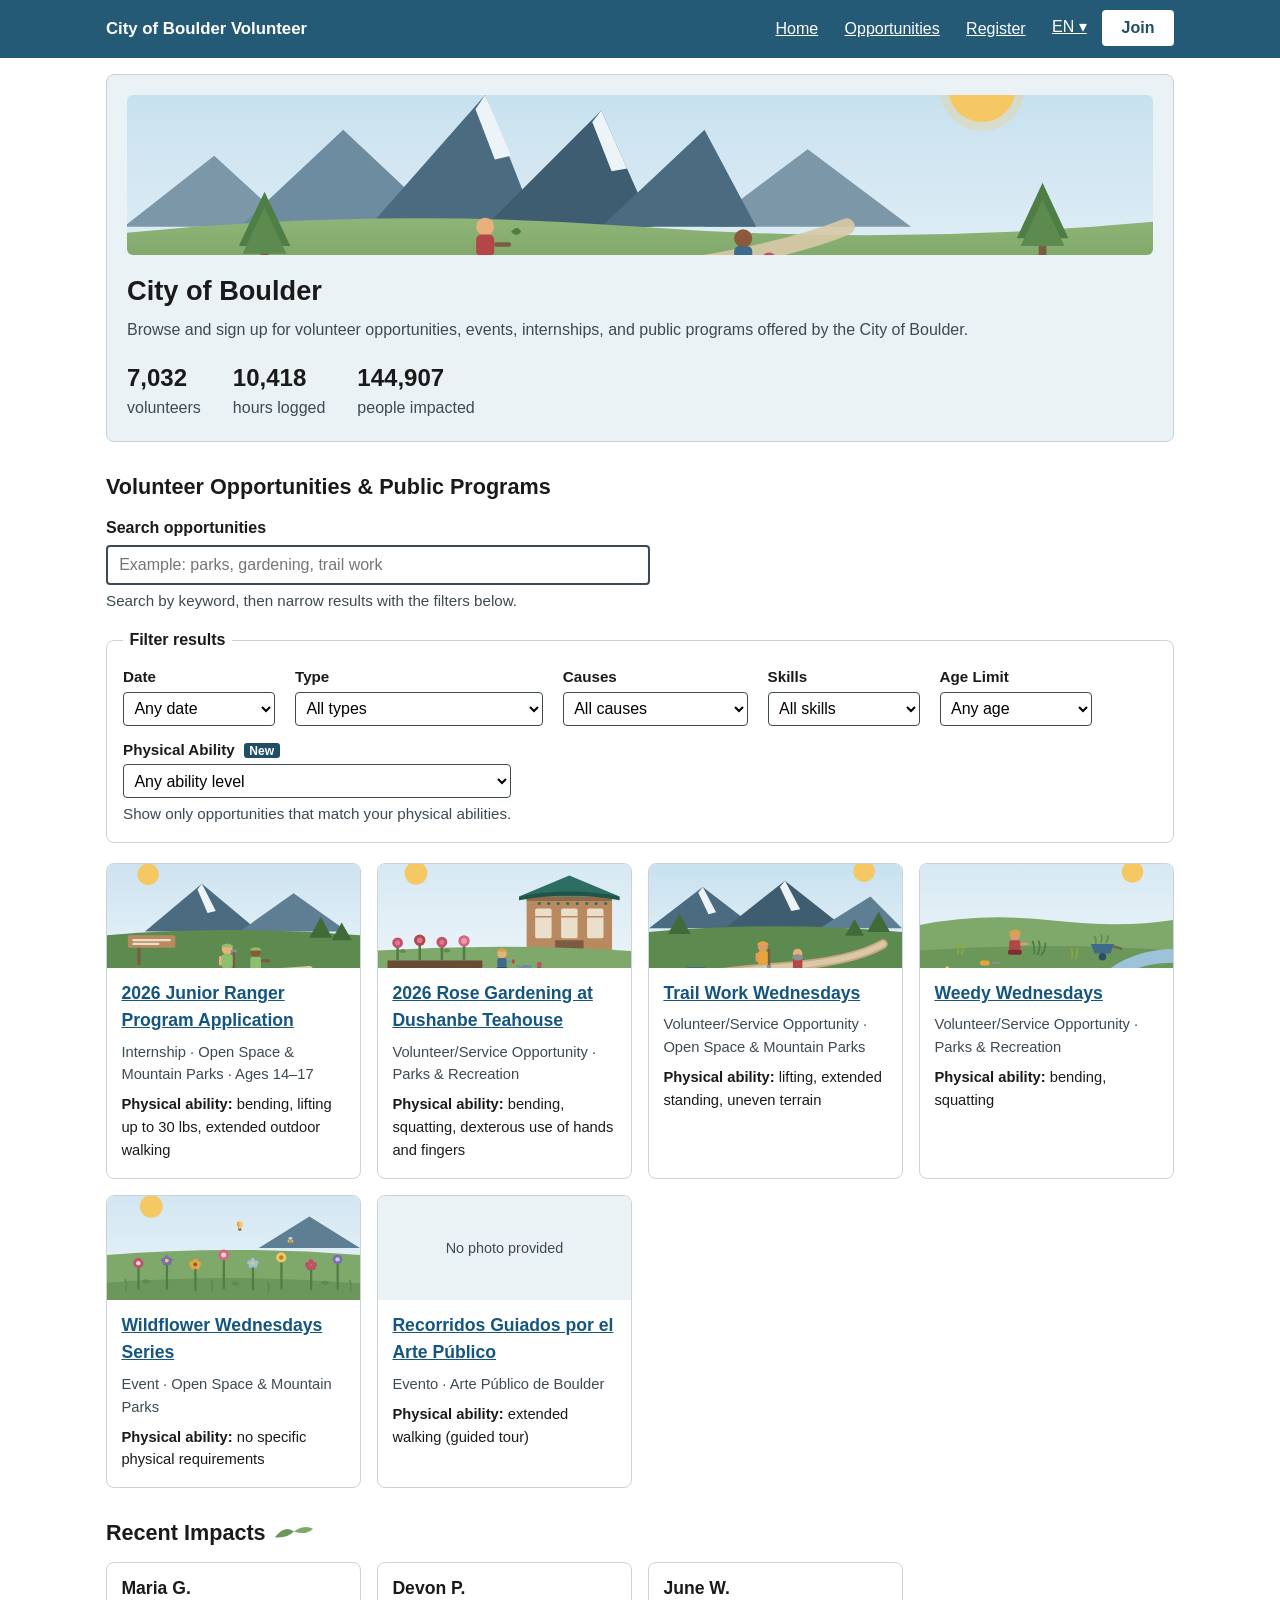
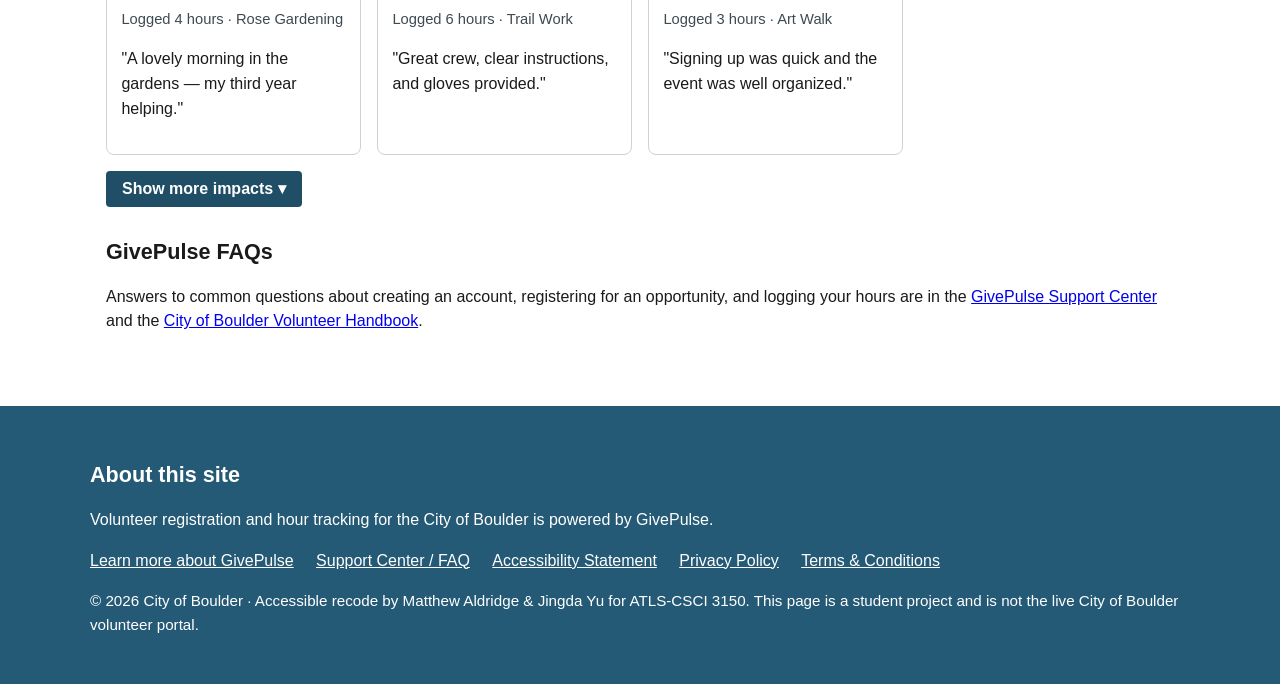
<file: index.html>
<!DOCTYPE html>
<html lang="en">
<head>
<meta charset="utf-8">
<meta name="viewport" content="width=device-width, initial-scale=1">
<!-- FIX: page-specific, content-first title pattern retained from original (a PASS item) -->
<title>City of Boulder Volunteer Opportunities | Accessible Recode</title>
<link rel="stylesheet" href="styles.css">
</head>
<body>

<!-- EXTRA CREDIT: skip navigation link (WebAIM technique) — WCAG 2.4.1 -->
<a class="skip-link" href="#main-content">Skip to main content</a>

<header class="site-header">
  <div class="header-bar">
    <a class="logo" href="index.html">City of Boulder Volunteer</a>
    <nav aria-label="Primary">
      <ul>
        <li><a href="index.html" aria-current="page">Home</a></li>
        <li><a href="event.html">Opportunities</a></li>
        <li><a href="register.html">Register</a></li>
        <li>
          <!-- Language switcher keeps its accessible name from the original -->
          <button type="button" class="lang-btn" aria-label="Switch language | English">EN ▾</button>
        </li>
        <li>
          <!-- FIX 2: Join button label remains readable on keyboard focus.
               Original defect: :focus turned the label white on a white
               background (≈1:1). Tab to this button to verify the fix. -->
          <button type="button" class="btn-join">Join</button>
        </li>
      </ul>
    </nav>
  </div>
</header>

<main id="main-content" tabindex="-1">

  <div class="hero">
    <!-- Alternative-text demonstration: the cover image carries a concise,
         informative alt following the original site's "Cover image for ..."
         pattern (Draft 1 recorded the pattern as a positive). WCAG 1.1.1 -->
    <img class="cover" src="img/cover-boulder.svg"
         alt="Cover image for City of Boulder: volunteers planting in a park below the Flatirons">
    <h1>City of Boulder</h1>
    <p>Browse and sign up for volunteer opportunities, events, internships,
       and public programs offered by the City of Boulder.</p>
    <!-- FIX 3 (part b): the three group statistics were bare numbers visually
         styled as headings (3 WAVE "possible heading" alerts). They are now a
         semantic list where each number is programmatically tied to its label. -->
    <ul class="stats" aria-label="Group statistics">
      <li><span class="num">7,032</span> <span class="lbl">volunteers</span></li>
      <li><span class="num">10,418</span> <span class="lbl">hours logged</span></li>
      <li><span class="num">144,907</span> <span class="lbl">people impacted</span></li>
    </ul>
  </div>

  <!-- FIX 3 (part a): an <h2> now sits between the page <h1> and the card
       <h3>s, so the heading hierarchy runs h1 > h2 > h3 with no skipped level. -->
  <h2 id="opportunities">Volunteer Opportunities &amp; Public Programs</h2>

  <div class="search-row">
    <!-- FIX 6: persistent visible label, programmatically associated.
         The original field had placeholder-only labelling that vanished
         on typing. The placeholder is now a supplementary example only. -->
    <label for="opp-search">Search opportunities</label>
    <input type="search" id="opp-search" name="q"
           placeholder="Example: parks, gardening, trail work"
           aria-describedby="search-hint">
    <p class="hint" id="search-hint">Search by keyword, then narrow results with the filters below.</p>
  </div>

  <fieldset class="filters">
    <legend>Filter results</legend>
    <div class="filter-grid">
      <div class="filter">
        <label for="f-date">Date</label>
        <select id="f-date"><option>Any date</option><option>This week</option><option>This month</option></select>
      </div>
      <div class="filter">
        <label for="f-type">Type</label>
        <select id="f-type"><option>All types</option><option>Event</option><option>Volunteer/Service Opportunity</option><option>Internship</option></select>
      </div>
      <div class="filter">
        <label for="f-causes">Causes</label>
        <select id="f-causes"><option>All causes</option><option>Parks &amp; Open Space</option><option>Arts</option><option>Education</option></select>
      </div>
      <div class="filter">
        <label for="f-skills">Skills</label>
        <select id="f-skills"><option>All skills</option><option>Gardening</option><option>Teaching</option></select>
      </div>
      <div class="filter">
        <label for="f-age">Age Limit</label>
        <select id="f-age"><option>Any age</option><option>14–17</option><option>18+</option></select>
      </div>
      <!-- FIX 5: NEW physical ability filter, implementing the City's own
           recommendation, using ADA-approved descriptors. A volunteer with
           physical limitations no longer has to open ~30 listings one by
           one to infer feasibility from prose. -->
      <div class="filter new-filter">
        <label for="f-ability">Physical Ability
          <span class="badge">New</span>
        </label>
        <select id="f-ability" aria-describedby="ability-hint">
          <option>Any ability level</option>
          <option>No specific physical requirements</option>
          <option>Excludes: bending or squatting</option>
          <option>Excludes: lifting over 10 lbs</option>
          <option>Excludes: extended standing or walking</option>
          <option>Excludes: dexterous use of hands and fingers</option>
          <option>Excludes: detailed visual perception</option>
        </select>
        <p class="hint" id="ability-hint">Show only opportunities that match your physical abilities.</p>
      </div>
    </div>
  </fieldset>

  <!-- FIX: the card grid is now a real list, so screen readers announce
       "list, 6 items" and users can jump item to item. Each card title is
       an <h3> under the section <h2>. Cards without photos show a labelled
       placeholder rather than an empty gray box. -->
  <ul class="cards">
    <li class="card">
      <img class="thumb-img" src="img/card-junior-ranger.svg"
           alt="Two Junior Rangers with tools beside a trailhead sign in the mountains">
      <div class="body">
        <h3><a href="event.html">2026 Junior Ranger Program Application</a></h3>
        <p class="meta">Internship · Open Space &amp; Mountain Parks · Ages 14–17</p>
        <p class="ability"><strong>Physical ability:</strong> bending, lifting up to 30 lbs, extended outdoor walking</p>
      </div>
    </li>
    <li class="card">
      <!-- Concise, non-duplicated alt text (Draft 1 flagged long alt text
           and duplicate alt on adjacent images on the original) -->
      <img class="thumb-img" src="img/rose-garden.svg"
           alt="Rose beds beside the Dushanbe Teahouse">
      <div class="body">
        <h3><a href="register.html">2026 Rose Gardening at Dushanbe Teahouse</a></h3>
        <p class="meta">Volunteer/Service Opportunity · Parks &amp; Recreation</p>
        <p class="ability"><strong>Physical ability:</strong> bending, squatting, dexterous use of hands and fingers</p>
      </div>
    </li>
    <li class="card">
      <img class="thumb-img" src="img/trail-work.svg"
           alt="A volunteer repairing a mountain trail">
      <div class="body">
        <h3><a href="event.html">Trail Work Wednesdays</a></h3>
        <p class="meta">Volunteer/Service Opportunity · Open Space &amp; Mountain Parks</p>
        <p class="ability"><strong>Physical ability:</strong> lifting, extended standing, uneven terrain</p>
      </div>
    </li>
    <li class="card">
      <img class="thumb-img" src="img/card-weedy.svg"
           alt="A volunteer kneeling to pull weeds, with a wheelbarrow nearby">
      <div class="body">
        <h3><a href="event.html">Weedy Wednesdays</a></h3>
        <p class="meta">Volunteer/Service Opportunity · Parks &amp; Recreation</p>
        <p class="ability"><strong>Physical ability:</strong> bending, squatting</p>
      </div>
    </li>
    <li class="card">
      <img class="thumb-img" src="img/card-wildflower.svg"
           alt="A meadow of wildflowers in many colors with a butterfly and a bee">
      <div class="body">
        <h3><a href="event.html">Wildflower Wednesdays Series</a></h3>
        <p class="meta">Event · Open Space &amp; Mountain Parks</p>
        <p class="ability"><strong>Physical ability:</strong> no specific physical requirements</p>
      </div>
    </li>
    <li class="card">
      <div class="thumb">No photo provided</div>
      <div class="body">
        <h3><a href="event.html">Recorridos Guiados por el Arte Público</a></h3>
        <!-- FIX: element-level lang attribute so screen readers switch
             pronunciation for the Spanish listing — WCAG 3.1.2 -->
        <p class="meta" lang="es">Evento · Arte Público de Boulder</p>
        <p class="ability"><strong>Physical ability:</strong> extended walking (guided tour)</p>
      </div>
    </li>
  </ul>

  <!-- Decorative image: null alt (alt=""), correctly removed from the
       accessibility tree — the pattern WAVE records as a Feature. -->
  <h2>Recent Impacts<img class="decor" src="img/leaf-decor.svg" alt=""></h2>
  <!-- Usability fix: testimonials limited to 3 with a disclosure control,
       instead of ~15 in a dense grid competing with the listings. -->
  <ul class="cards" id="impacts-list">
    <li class="card"><div class="body"><h3>Maria G.</h3><p class="meta">Logged 4 hours · Rose Gardening</p><p>"A lovely morning in the gardens — my third year helping."</p></div></li>
    <li class="card"><div class="body"><h3>Devon P.</h3><p class="meta">Logged 6 hours · Trail Work</p><p>"Great crew, clear instructions, and gloves provided."</p></div></li>
    <li class="card"><div class="body"><h3>June W.</h3><p class="meta">Logged 3 hours · Art Walk</p><p>"Signing up was quick and the event was well organized."</p></div></li>
  </ul>
  <p>
    <button type="button" class="disclosure" aria-expanded="false" aria-controls="more-impacts">
      Show more impacts
    </button>
  </p>
  <div id="more-impacts" class="disclosure-region" hidden>
    <ul class="cards">
      <li class="card"><div class="body"><h3>Sam R.</h3><p class="meta">Logged 5 hours · Weedy Wednesdays</p><p>"Hard work but worth it — the creek path looks great."</p></div></li>
      <li class="card"><div class="body"><h3>Alex T.</h3><p class="meta">Logged 2 hours · Wildflower Series</p><p>"Beautiful walk and I learned a lot about native plants."</p></div></li>
    </ul>
  </div>

  <h2>GivePulse FAQs</h2>
  <p>Answers to common questions about creating an account, registering for
     an opportunity, and logging your hours are in the
     <a href="https://support.givepulse.com/hc/en-us">GivePulse Support Center</a>
     and the <a href="event.html">City of Boulder Volunteer Handbook</a>.</p>

</main>

<footer class="site-footer">
  <div class="footer-inner">
    <h2>About this site</h2>
    <p>Volunteer registration and hour tracking for the City of Boulder is
       powered by GivePulse.</p>
    <!-- FIX 1: every one of these links was among the 22 contrast failures
         (white on #8CB8CA, 2.13:1). The footer background is now #245A75,
         7.52:1 against the white link text. -->
    <ul>
      <li><a href="https://www.givepulse.com/">Learn more about GivePulse</a></li>
      <li><a href="https://support.givepulse.com/hc/en-us">Support Center / FAQ</a></li>
      <li><a href="https://www.givepulse.com/accessibility">Accessibility Statement</a></li>
      <li><a href="https://www.givepulse.com/privacy">Privacy Policy</a></li>
      <li><a href="https://www.givepulse.com/terms">Terms &amp; Conditions</a></li>
    </ul>
    <p class="fineprint">© 2026 City of Boulder · Accessible recode by
       Matthew Aldridge &amp; Jingda Yu for ATLS-CSCI 3150. This page is a
       student project and is not the live City of Boulder volunteer portal.</p>
  </div>
</footer>

<script>
/* Disclosure pattern for "Show more impacts" — same aria-expanded /
   aria-controls pattern used to fix the Add Minor button (see register.html). */
document.querySelectorAll('.disclosure').forEach(function (btn) {
  btn.addEventListener('click', function () {
    var region = document.getElementById(btn.getAttribute('aria-controls'));
    var open = btn.getAttribute('aria-expanded') === 'true';
    btn.setAttribute('aria-expanded', String(!open));
    region.hidden = open;
  });
});
</script>

</body>
</html>
</file>
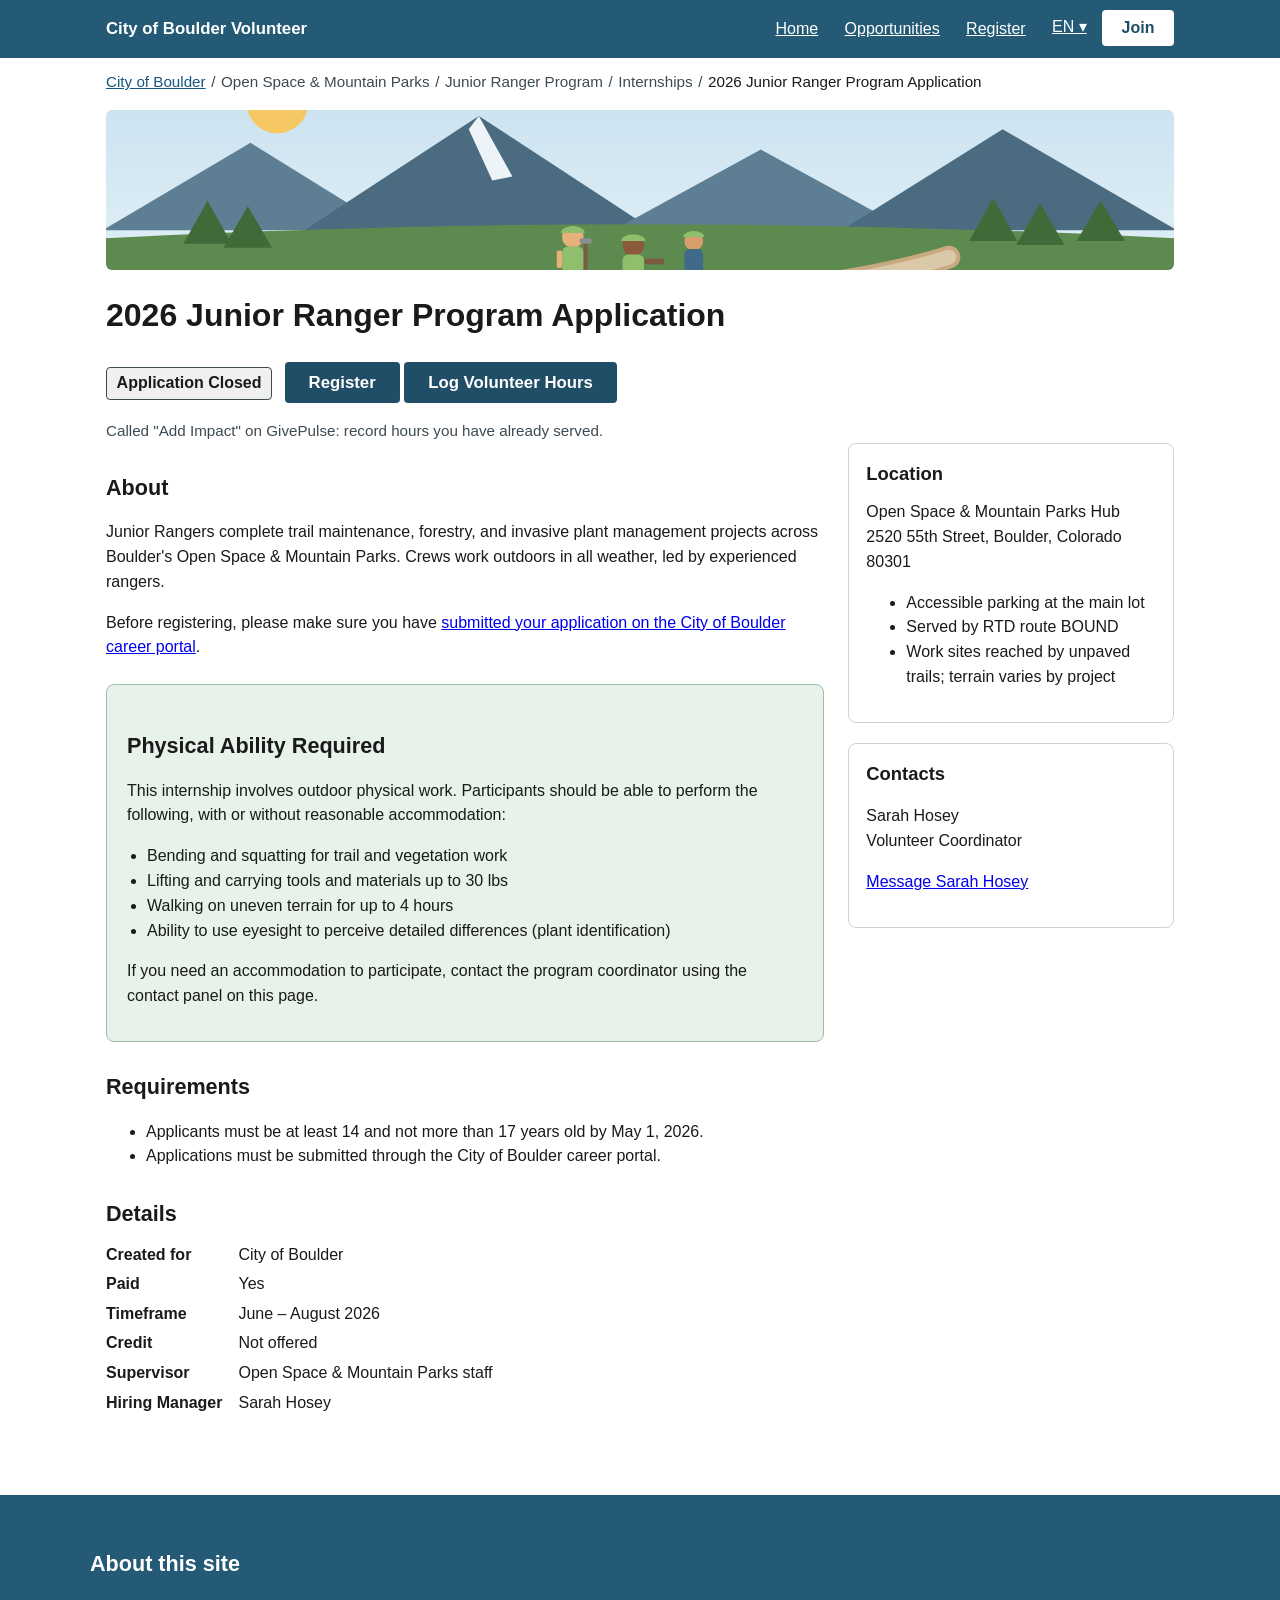
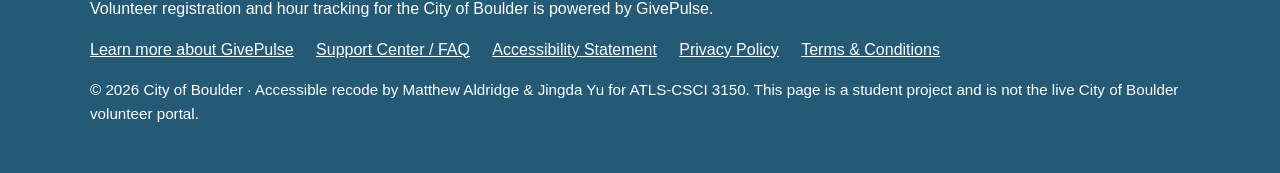
<file: event.html>
<!DOCTYPE html>
<html lang="en">
<head>
<meta charset="utf-8">
<meta name="viewport" content="width=device-width, initial-scale=1">
<title>2026 Junior Ranger Program Application | City of Boulder Volunteer | Accessible Recode</title>
<link rel="stylesheet" href="styles.css">
</head>
<body>

<!-- EXTRA CREDIT: skip navigation link — WCAG 2.4.1 -->
<a class="skip-link" href="#main-content">Skip to main content</a>

<header class="site-header">
  <div class="header-bar">
    <a class="logo" href="index.html">City of Boulder Volunteer</a>
    <nav aria-label="Primary">
      <ul>
        <li><a href="index.html">Home</a></li>
        <li><a href="event.html" aria-current="page">Opportunities</a></li>
        <li><a href="register.html">Register</a></li>
        <li><button type="button" class="lang-btn" aria-label="Switch language | English">EN ▾</button></li>
        <li><button type="button" class="btn-join">Join</button></li>
      </ul>
    </nav>
  </div>
</header>

<nav class="breadcrumb" aria-label="Breadcrumb">
  <ol>
    <li><a href="index.html">City of Boulder</a></li>
    <!-- Intermediate levels exist on the live site but are outside this
         three-page recode, so they are rendered as plain text rather than
         as several adjacent links all pointing at the same placeholder
         (which WAVE would flag as redundant links). -->
    <li><span class="crumb-static">Open Space &amp; Mountain Parks</span></li>
    <li><span class="crumb-static">Junior Ranger Program</span></li>
    <li><span class="crumb-static">Internships</span></li>
    <li aria-current="page">2026 Junior Ranger Program Application</li>
  </ol>
</nav>

<main id="main-content" tabindex="-1">
  <img class="cover" src="img/cover-junior-ranger.svg"
       alt="Cover image for 2026 Junior Ranger Program Application: a ranger crew on a mountain trail">
  <h1>2026 Junior Ranger Program Application</h1>
  <p>
    <span class="status-line">Application Closed</span>
    <!-- Status is communicated visually AND programmatically, as on the
         original site (a PASS item we preserved): the disabled control is
         aria-disabled and removed from the tab order. -->
    <button type="button" class="btn-primary btn-disabled" aria-disabled="true" tabindex="-1">Register</button>
    <button type="button" class="btn-primary" aria-describedby="impact-hint">Log Volunteer Hours</button>
  </p>
  <!-- Usability fix: "Add Impact" (platform jargon) is relabelled in plain
       language, with the GivePulse term kept as supplementary text. -->
  <p class="hint" id="impact-hint">Called "Add Impact" on GivePulse: record hours you have already served.</p>

  <div class="layout">
    <div>
      <section class="block" aria-labelledby="h-about">
        <h2 id="h-about">About</h2>
        <p>Junior Rangers complete trail maintenance, forestry, and invasive
           plant management projects across Boulder's Open Space &amp; Mountain
           Parks. Crews work outdoors in all weather, led by experienced
           rangers.</p>
        <!-- FIX 8: the original sentence ended "...via the City's career
             portal: here" — WAVE "suspicious link text". The link text now
             describes its destination. -->
        <p>Before registering, please make sure you have
           <a href="https://bouldercolorado.gov/jobs">submitted your application
           on the City of Boulder career portal</a>.</p>
      </section>

      <!-- FIX 4: NEW Physical Ability Required section, using the
           ADA-approved descriptors specified by City staff. This is the
           information-architecture gap behind one of the two real user
           complaints: it is disclosed BEFORE the registration step. -->
      <section class="block ability-box" aria-labelledby="h-ability">
        <h2 id="h-ability">Physical Ability Required</h2>
        <p>This internship involves outdoor physical work. Participants should
           be able to perform the following, with or without reasonable
           accommodation:</p>
        <ul>
          <li>Bending and squatting for trail and vegetation work</li>
          <li>Lifting and carrying tools and materials up to 30 lbs</li>
          <li>Walking on uneven terrain for up to 4 hours</li>
          <li>Ability to use eyesight to perceive detailed differences
              (plant identification)</li>
        </ul>
        <p>If you need an accommodation to participate, contact the program
           coordinator using the contact panel on this page.</p>
      </section>

      <section class="block" aria-labelledby="h-req">
        <h2 id="h-req">Requirements</h2>
        <ul>
          <li>Applicants must be at least 14 and not more than 17 years old by May 1, 2026.</li>
          <li>Applications must be submitted through the City of Boulder career portal.</li>
        </ul>
      </section>

      <section class="block" aria-labelledby="h-details">
        <h2 id="h-details">Details</h2>
        <dl class="kv">
          <dt>Created for</dt><dd>City of Boulder</dd>
          <dt>Paid</dt><dd>Yes</dd>
          <dt>Timeframe</dt><dd>June – August 2026</dd>
          <dt>Credit</dt><dd>Not offered</dd>
          <dt>Supervisor</dt><dd>Open Space &amp; Mountain Parks staff</dd>
          <dt>Hiring Manager</dt><dd>Sarah Hosey</dd>
        </dl>
      </section>
    </div>

    <aside class="sidebar" aria-label="Event information">
      <!-- FIX 9: the Location section on the original page rendered a heading
           with NOTHING beneath it — valid HTML, invisible to WAVE, and a
           dead end for anyone judging travel and site access. It is now
           populated with location, transit, parking, and terrain details. -->
      <section aria-labelledby="h-loc">
        <h2 id="h-loc">Location</h2>
        <address>
          Open Space &amp; Mountain Parks Hub<br>
          2520 55th Street, Boulder, Colorado 80301
        </address>
        <ul>
          <li>Accessible parking at the main lot</li>
          <li>Served by RTD route BOUND</li>
          <li>Work sites reached by unpaved trails; terrain varies by project</li>
        </ul>
      </section>

      <section aria-labelledby="h-contacts">
        <h2 id="h-contacts">Contacts</h2>
        <p>Sarah Hosey<br>Volunteer Coordinator</p>
        <!-- FIX 8 (part b): the Message link now identifies its recipient
             when read out of context in a screen-reader links list. -->
        <p><a href="mailto:hoseys@bouldercolorado.gov">Message Sarah Hosey</a></p>
      </section>
    </aside>
  </div>
</main>

<footer class="site-footer">
  <div class="footer-inner">
    <h2>About this site</h2>
    <p>Volunteer registration and hour tracking for the City of Boulder is
       powered by GivePulse.</p>
    <ul>
      <li><a href="https://www.givepulse.com/">Learn more about GivePulse</a></li>
      <li><a href="https://support.givepulse.com/hc/en-us">Support Center / FAQ</a></li>
      <li><a href="https://www.givepulse.com/accessibility">Accessibility Statement</a></li>
      <li><a href="https://www.givepulse.com/privacy">Privacy Policy</a></li>
      <li><a href="https://www.givepulse.com/terms">Terms &amp; Conditions</a></li>
    </ul>
    <p class="fineprint">© 2026 City of Boulder · Accessible recode by
       Matthew Aldridge &amp; Jingda Yu for ATLS-CSCI 3150. This page is a
       student project and is not the live City of Boulder volunteer portal.</p>
  </div>
</footer>

</body>
</html>
</file>
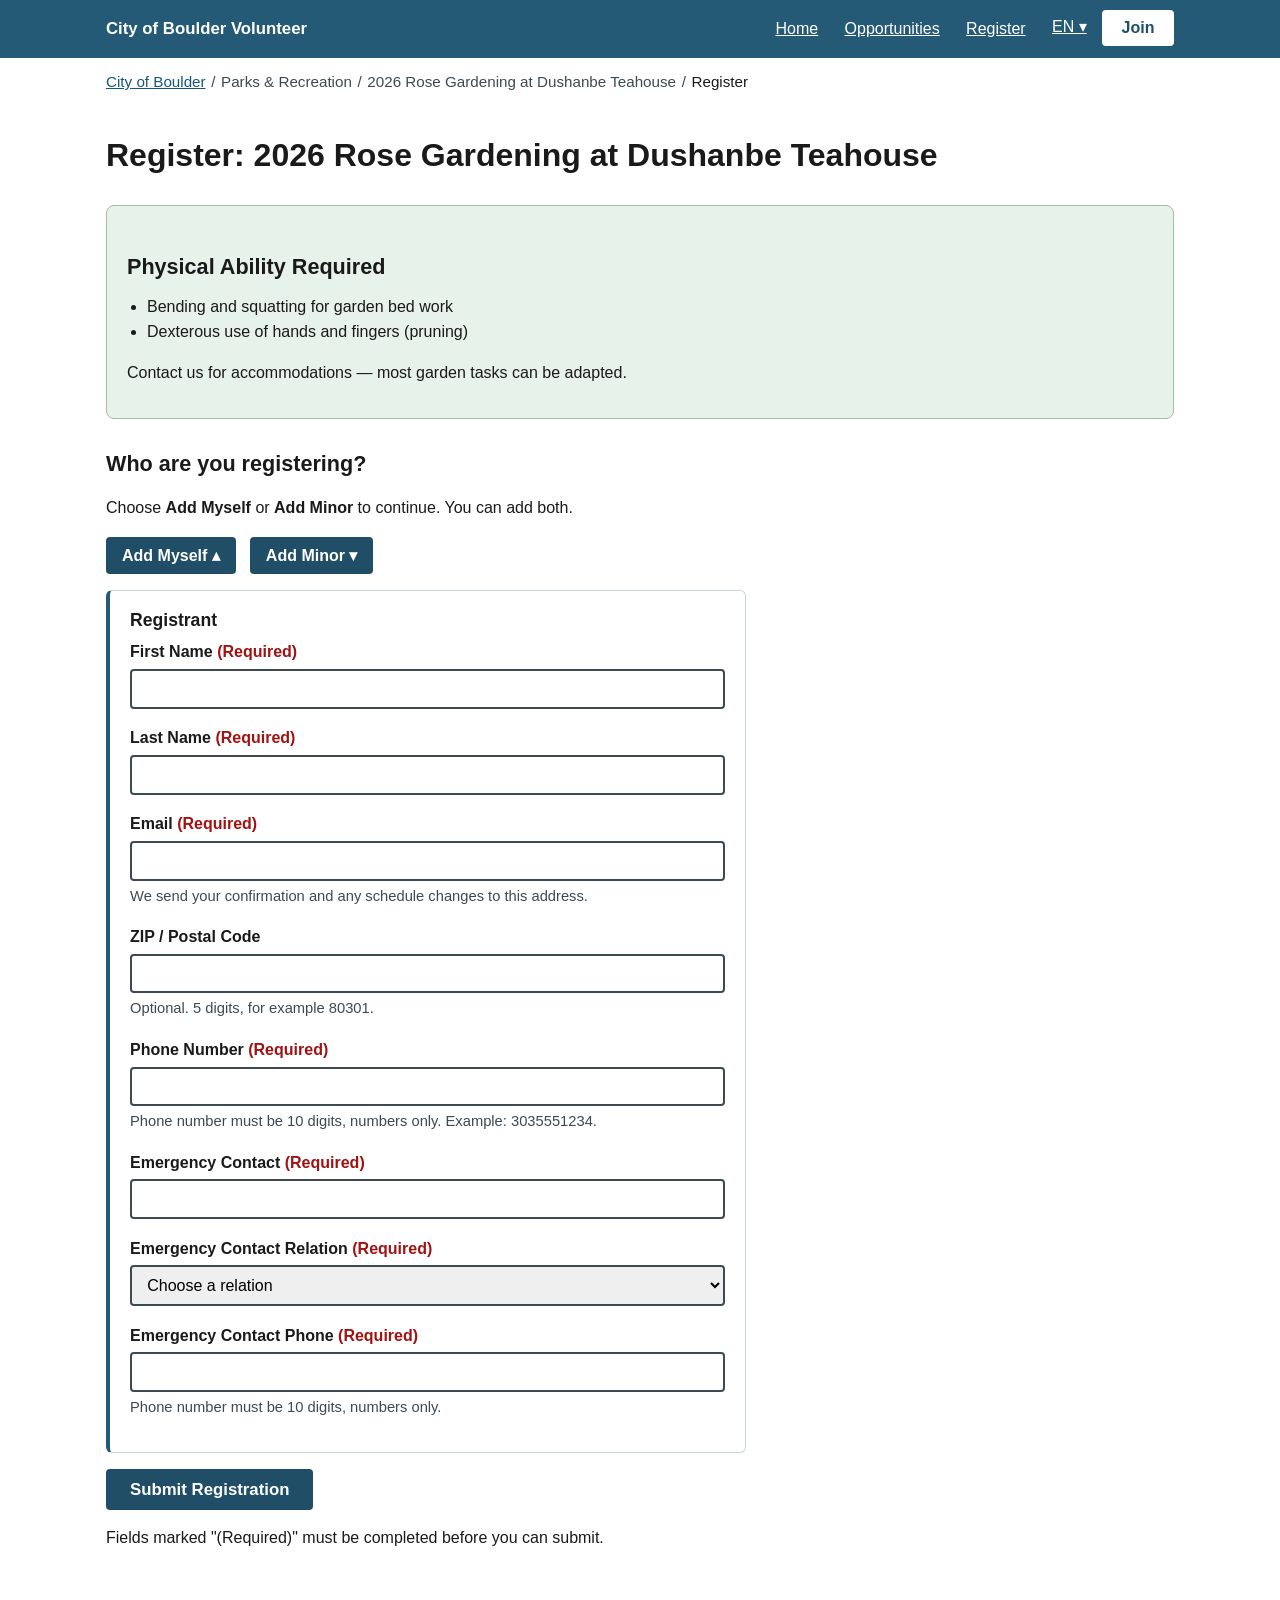
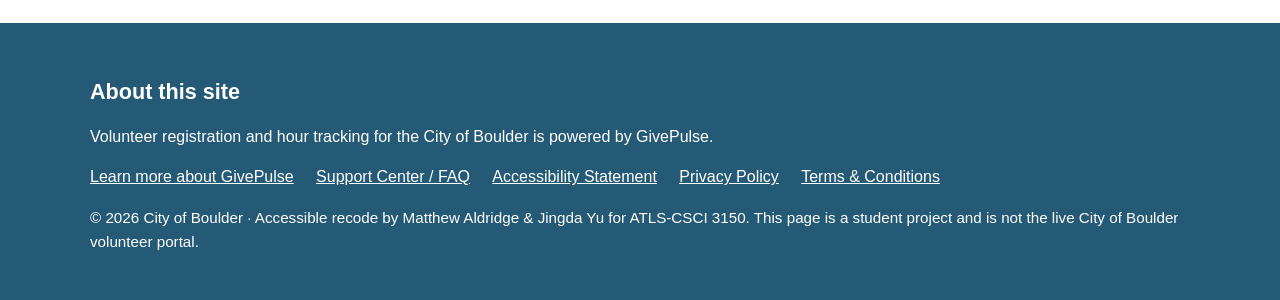
<file: register.html>
<!DOCTYPE html>
<html lang="en">
<head>
<meta charset="utf-8">
<meta name="viewport" content="width=device-width, initial-scale=1">
<title>Register: 2026 Rose Gardening at Dushanbe Teahouse | City of Boulder Volunteer | Accessible Recode</title>
<link rel="stylesheet" href="styles.css">
</head>
<body>

<!-- EXTRA CREDIT: skip navigation link — WCAG 2.4.1 -->
<a class="skip-link" href="#main-content">Skip to main content</a>

<header class="site-header">
  <div class="header-bar">
    <a class="logo" href="index.html">City of Boulder Volunteer</a>
    <nav aria-label="Primary">
      <ul>
        <li><a href="index.html">Home</a></li>
        <li><a href="event.html">Opportunities</a></li>
        <li><a href="register.html" aria-current="page">Register</a></li>
        <li><button type="button" class="lang-btn" aria-label="Switch language | English">EN ▾</button></li>
        <li><button type="button" class="btn-join">Join</button></li>
      </ul>
    </nav>
  </div>
</header>

<nav class="breadcrumb" aria-label="Breadcrumb">
  <ol>
    <li><a href="index.html">City of Boulder</a></li>
    <li><span class="crumb-static">Parks &amp; Recreation</span></li>
    <li><span class="crumb-static">2026 Rose Gardening at Dushanbe Teahouse</span></li>
    <li aria-current="page">Register</li>
  </ol>
</nav>

<main id="main-content" tabindex="-1">
  <h1>Register: 2026 Rose Gardening at Dushanbe Teahouse</h1>

  <!-- FIX 4 (applied at the point of decision): physical requirements are
       restated at the top of the registration flow, so no one reaches the
       final form still unaware of what the work demands. -->
  <section class="block ability-box" aria-labelledby="h-ability">
    <h2 id="h-ability">Physical Ability Required</h2>
    <ul>
      <li>Bending and squatting for garden bed work</li>
      <li>Dexterous use of hands and fingers (pruning)</li>
    </ul>
    <p>Contact us for accommodations — most garden tasks can be adapted.</p>
  </section>

  <h2>Who are you registering?</h2>
  <p id="who-hint">Choose <strong>Add Myself</strong> or <strong>Add Minor</strong> to continue.
     You can add both.</p>

  <!-- ============================================================
       FIX 7 — THE ADD MINOR DEFECT (WCAG 4.1.2 Name, Role, Value)
       On the live site, this button controls a collapsible region
       containing an entire additional registrant form but carries NO
       aria-expanded attribute: a screen reader announces only
       "Add Minor button". That is the defect consistent with the blind
       community member's report of fields appearing without explanation.
       Here the button declares:
         - aria-expanded  : whether its region is currently open
         - aria-controls  : the id of the region it expands
       and the collapsed region uses the `hidden` attribute, so it is
       removed from the accessibility tree — not merely visually hidden.
       ============================================================ -->
  <p>
    <button type="button" class="disclosure" id="add-myself-btn"
            aria-expanded="true" aria-controls="myself-region"
            aria-describedby="who-hint">
      Add Myself
    </button>
    <button type="button" class="disclosure" id="add-minor-btn"
            aria-expanded="false" aria-controls="minor-region"
            aria-describedby="who-hint">
      Add Minor
    </button>
  </p>

  <!-- EXTRA CREDIT: accessible form with HTML5 client-side validation.
       - Visible labels above every field (never placeholder-only)
       - Required fields marked "(Required)" in TEXT + required attribute,
         so the requirement is visible, programmatic, and not color-only
       - Phone format announced BEFORE input (help text + pattern)
       - Errors identified in text next to the field and announced via a
         role="alert" live region on submit         [WCAG 3.3.1, 3.3.2] -->
  <form class="registration" novalidate>

    <div id="myself-region" class="disclosure-region">
      <h3>Registrant</h3>

      <div class="form-field">
        <label for="first-name">First Name <span class="req">(Required)</span></label>
        <input type="text" id="first-name" name="first-name" required
               autocomplete="given-name">
      </div>

      <div class="form-field">
        <label for="last-name">Last Name <span class="req">(Required)</span></label>
        <input type="text" id="last-name" name="last-name" required
               autocomplete="family-name">
      </div>

      <div class="form-field">
        <label for="email">Email <span class="req">(Required)</span></label>
        <input type="email" id="email" name="email" required
               autocomplete="email" aria-describedby="email-help">
        <p class="help" id="email-help">We send your confirmation and any schedule changes to this address.</p>
      </div>

      <div class="form-field">
        <label for="zip">ZIP / Postal Code</label>
        <input type="text" id="zip" name="zip" inputmode="numeric"
               pattern="[0-9]{5}" aria-describedby="zip-help"
               autocomplete="postal-code">
        <p class="help" id="zip-help">Optional. 5 digits, for example 80301.</p>
      </div>

      <div class="form-field">
        <label for="phone">Phone Number <span class="req">(Required)</span></label>
        <input type="tel" id="phone" name="phone" required
               pattern="[0-9]{10}" inputmode="numeric"
               aria-describedby="phone-help" autocomplete="tel">
        <p class="help" id="phone-help">Phone number must be 10 digits, numbers only. Example: 3035551234.</p>
      </div>

      <div class="form-field">
        <label for="ec-name">Emergency Contact <span class="req">(Required)</span></label>
        <input type="text" id="ec-name" name="ec-name" required>
      </div>

      <div class="form-field">
        <label for="ec-relation">Emergency Contact Relation <span class="req">(Required)</span></label>
        <select id="ec-relation" name="ec-relation" required>
          <option value="">Choose a relation</option>
          <option>Parent</option>
          <option>Spouse or partner</option>
          <option>Sibling</option>
          <option>Friend</option>
          <option>Other</option>
        </select>
      </div>

      <div class="form-field">
        <label for="ec-phone">Emergency Contact Phone <span class="req">(Required)</span></label>
        <input type="tel" id="ec-phone" name="ec-phone" required
               pattern="[0-9]{10}" inputmode="numeric"
               aria-describedby="ec-phone-help">
        <p class="help" id="ec-phone-help">Phone number must be 10 digits, numbers only.</p>
      </div>
    </div>

    <!-- The Add Minor region: hidden (removed from the accessibility tree)
         until its disclosure button is activated. -->
    <div id="minor-region" class="disclosure-region" hidden>
      <h3>Minor Registrant</h3>
      <p>Provide the details of the minor you are registering. A parent or
         guardian must complete the section above as well.</p>

      <div class="form-field">
        <label for="minor-first">Minor's First Name <span class="req">(Required if adding a minor)</span></label>
        <input type="text" id="minor-first" name="minor-first">
      </div>

      <div class="form-field">
        <label for="minor-last">Minor's Last Name <span class="req">(Required if adding a minor)</span></label>
        <input type="text" id="minor-last" name="minor-last">
      </div>

      <div class="form-field">
        <label for="minor-age">Minor's Age</label>
        <input type="number" id="minor-age" name="minor-age" min="5" max="17"
               aria-describedby="minor-age-help">
        <p class="help" id="minor-age-help">Volunteers under 18. This opportunity accepts ages 5 to 17 with a guardian.</p>
      </div>
    </div>

    <!-- Error summary: populated on submit, announced by screen readers -->
    <div id="error-summary" role="alert" class="error-msg" tabindex="-1"></div>

    <p><button type="submit" class="btn-primary">Submit Registration</button></p>
    <p class="help">Fields marked "(Required)" must be completed before you can submit.</p>
  </form>
</main>

<footer class="site-footer">
  <div class="footer-inner">
    <h2>About this site</h2>
    <p>Volunteer registration and hour tracking for the City of Boulder is
       powered by GivePulse.</p>
    <ul>
      <li><a href="https://www.givepulse.com/">Learn more about GivePulse</a></li>
      <li><a href="https://support.givepulse.com/hc/en-us">Support Center / FAQ</a></li>
      <li><a href="https://www.givepulse.com/accessibility">Accessibility Statement</a></li>
      <li><a href="https://www.givepulse.com/privacy">Privacy Policy</a></li>
      <li><a href="https://www.givepulse.com/terms">Terms &amp; Conditions</a></li>
    </ul>
    <p class="fineprint">© 2026 City of Boulder · Accessible recode by
       Matthew Aldridge &amp; Jingda Yu for ATLS-CSCI 3150. This page is a
       student project and is not the live City of Boulder volunteer portal.</p>
  </div>
</footer>

<script>
/* Disclosure pattern — the Add Minor fix.
   aria-expanded reflects state; the hidden attribute removes the collapsed
   region from the accessibility tree entirely. */
document.querySelectorAll('.disclosure').forEach(function (btn) {
  btn.addEventListener('click', function () {
    var region = document.getElementById(btn.getAttribute('aria-controls'));
    var open = btn.getAttribute('aria-expanded') === 'true';
    btn.setAttribute('aria-expanded', String(!open));
    region.hidden = open;
  });
});

/* HTML5 validation with accessible error reporting.
   The browser's built-in constraint validation does the checking
   (required, type=email, pattern); this script surfaces the results as
   text next to each field and in a role="alert" summary. */
var form = document.querySelector('form.registration');
form.addEventListener('submit', function (e) {
  e.preventDefault();
  /* mark fields as touched so :invalid styling applies only after submit */
  form.querySelectorAll('input, select').forEach(function (el) {
    el.setAttribute('data-touched', 'true');
  });
  /* clear previous inline errors */
  form.querySelectorAll('.inline-error').forEach(function (el) { el.remove(); });

  var invalid = [];
  form.querySelectorAll('input, select').forEach(function (el) {
    if (el.closest('[hidden]')) { return; } /* skip collapsed region */
    if (!el.checkValidity()) {
      invalid.push(el);
      var label = form.querySelector('label[for="' + el.id + '"]');
      var name = label ? label.textContent.replace(/\(Required.*\)/, '').trim() : el.id;
      var msg = document.createElement('p');
      msg.className = 'error-msg inline-error';
      msg.id = el.id + '-error';
      msg.textContent = 'Error: ' + name + ' — ' + el.validationMessage;
      el.insertAdjacentElement('afterend', msg);
      /* remember the field's original describedby so repeated submits
         never accumulate duplicate or stale error ids */
      if (!el.hasAttribute('data-orig-describedby')) {
        el.setAttribute('data-orig-describedby', el.getAttribute('aria-describedby') || '');
      }
      el.setAttribute('aria-describedby',
        (el.getAttribute('data-orig-describedby') + ' ' + msg.id).trim());
      el.setAttribute('aria-invalid', 'true');
    } else {
      el.removeAttribute('aria-invalid');
      if (el.hasAttribute('data-orig-describedby')) {
        var orig = el.getAttribute('data-orig-describedby');
        if (orig) { el.setAttribute('aria-describedby', orig); }
        else { el.removeAttribute('aria-describedby'); }
      }
    }
  });

  var summary = document.getElementById('error-summary');
  if (invalid.length > 0) {
    summary.textContent = invalid.length + ' field' +
      (invalid.length > 1 ? 's need' : ' needs') +
      ' attention. Errors are listed in text next to each field.';
    invalid[0].focus();
  } else {
    summary.textContent = '';
    var ok = document.createElement('p');
    ok.className = 'help';
    ok.setAttribute('role', 'status');
    ok.textContent = 'Registration submitted successfully. (Demo form — no data is sent.)';
    form.appendChild(ok);
  }
});
</script>

</body>
</html>
</file>
<file: styles.css>
/* =====================================================================
   City of Boulder Volunteer Portal — Accessible Recode
   ATLS-CSCI 3150 Final Project Draft 2
   Matthew Aldridge & Jingda Yu
   ---------------------------------------------------------------------
   Key template-level fixes (see report for the full list):
   FIX 1  Header/footer background changed from #8CB8CA (2.13:1 vs white)
          to #245A75 (7.52:1 vs white) — resolves all 22 WAVE contrast
          errors across both pages.                     [WCAG 1.4.3]
   FIX 2  .btn-join:focus keeps a readable label: dark background under
          the white text instead of white-on-white.     [WCAG 1.4.3, 2.4.7]
   EC     Skip-navigation link (WebAIM technique).      [WCAG 2.4.1]
   ===================================================================== */

:root {
  /* FIX 1 — accessible template palette */
  --brand-dark: #245A75;   /* 7.52:1 against #FFFFFF */
  --brand-darker: #1F4E66; /* 8.97:1 against #FFFFFF */
  --brand-pale: #EAF2F6;
  --text: #1A1A1A;         /* 17.4:1 on white */
  --text-soft: #3D4A52;    /* 9.6:1 on white  */
  --link: #14567F;         /* 7.0:1 on white  */
  --focus: #B34700;        /* focus accent, 5.2:1 on white */
  --border: #C9D4DA;
  --ok-bg: #E7F2EA;
}

* { box-sizing: border-box; }

html { font-size: 100%; } /* respects user font-size settings */

body {
  margin: 0;
  font-family: "Segoe UI", Roboto, Helvetica, Arial, sans-serif;
  color: var(--text);
  background: #FFFFFF;
  line-height: 1.55;
}

/* ---------------------------------------------------------------
   EC: Skip navigation link — visually hidden until focused
   (WebAIM technique: positioned off-screen, appears on focus)
   --------------------------------------------------------------- */
.skip-link {
  position: absolute;
  left: -9999px;
  top: 0;
  z-index: 100;
  background: var(--brand-darker);
  color: #FFFFFF;
  padding: 0.75rem 1.25rem;
  font-weight: 600;
  text-decoration: none;
}
.skip-link:focus {
  left: 0;
  outline: 3px solid #FFD37A; /* 5.31:1 against the dark header behind it */
  outline-offset: 2px;
}

/* ---------------------------------------------------------------
   Global focus visibility: every interactive element gets a thick,
   offset outline that ADDS visibility rather than removing it.
   --------------------------------------------------------------- */
a:focus-visible,
button:focus-visible,
input:focus-visible,
select:focus-visible,
summary:focus-visible {
  outline: 3px solid var(--focus);
  outline-offset: 2px;
}
/* On the dark header/footer template the orange outline would measure
   only 1.37:1 against #245A75, so elements on the template use a light
   gold outline instead: 5.31:1 against the dark background.
   (WCAG 1.4.11 Non-text Contrast) */
header.site-header a:focus-visible,
header.site-header button:focus-visible,
footer.site-footer a:focus-visible {
  outline-color: #FFD37A;
}

/* ---------------------------------------------------------------
   Header / navigation  (FIX 1: contrast)
   --------------------------------------------------------------- */
header.site-header {
  background: var(--brand-dark); /* was #8CB8CA at 2.13:1 — FIX 1 */
  color: #FFFFFF;
}
.header-bar {
  max-width: 1100px;
  margin: 0 auto;
  padding: 0.6rem 1rem;
  display: flex;
  align-items: center;
  gap: 1rem;
  flex-wrap: wrap;
}
.header-bar .logo {
  font-weight: 700;
  font-size: 1.05rem;
  color: #FFFFFF;
  text-decoration: none;
}
.header-bar nav { margin-left: auto; }
.header-bar nav ul {
  list-style: none;
  display: flex;
  gap: 0.25rem;
  margin: 0;
  padding: 0;
  flex-wrap: wrap;
}
.header-bar nav a,
.header-bar .lang-btn {
  display: inline-block;
  color: #FFFFFF;            /* 7.52:1 on --brand-dark */
  text-decoration: underline;
  padding: 0.45rem 0.7rem;
  border-radius: 4px;
  background: transparent;
  border: 0;
  font-size: 1rem;
  cursor: pointer;
}
.header-bar nav a:hover,
.header-bar .lang-btn:hover { background: var(--brand-darker); }

/* FIX 2 — the Join button.
   Original defect: on :focus the label turned white on a white
   background (≈1:1). Here the focus state applies the dark
   background the white text was designed against, plus an outline. */
.btn-join {
  background: #FFFFFF;
  color: var(--brand-darker);   /* 8.97:1 */
  border: 2px solid #FFFFFF;
  font-weight: 700;
  font-size: 1rem;
  padding: 0.45rem 1.1rem;
  border-radius: 4px;
  cursor: pointer;
}
.btn-join:hover,
.btn-join:focus {
  background: var(--brand-darker); /* dark bg arrives WITH the white text */
  color: #FFFFFF;                  /* 8.97:1 — label stays readable */
}
.btn-join:focus {
  outline: 3px solid #FFD37A;      /* visible against the dark header */
  outline-offset: 2px;
}

/* ---------------------------------------------------------------
   Breadcrumb
   --------------------------------------------------------------- */
nav.breadcrumb {
  max-width: 1100px;
  margin: 0.75rem auto 0;
  padding: 0 1rem;
  font-size: 0.95rem;
}
nav.breadcrumb ol {
  list-style: none;
  display: flex;
  flex-wrap: wrap;
  gap: 0.35rem;
  margin: 0;
  padding: 0;
}
nav.breadcrumb li + li::before {
  content: "/";
  margin-right: 0.35rem;
  color: var(--text-soft);
}
nav.breadcrumb a { color: var(--link); }
nav.breadcrumb .crumb-static { color: var(--text-soft); }

/* ---------------------------------------------------------------
   Layout
   --------------------------------------------------------------- */
main {
  max-width: 1100px;
  margin: 0 auto;
  padding: 1rem;
}
.layout {
  display: grid;
  grid-template-columns: minmax(0, 2.2fr) minmax(0, 1fr);
  gap: 1.5rem;
}
@media (max-width: 800px) {
  .layout { grid-template-columns: 1fr; } /* reflow, no horizontal scroll */
}

.hero {
  background: var(--brand-pale);
  border: 1px solid var(--border);
  border-radius: 8px;
  padding: 1.25rem;
  margin-bottom: 1.25rem;
}
.hero h1 { margin: 0 0 0.4rem; font-size: 1.7rem; }
.hero p  { margin: 0.25rem 0; color: var(--text-soft); }

/* FIX 3 — group statistics: real labelled content, not bare numbers
   visually styled as headings (was 3 WAVE "possible heading" alerts). */
.stats {
  list-style: none;
  display: flex;
  gap: 2rem;
  flex-wrap: wrap;
  margin: 1rem 0 0;
  padding: 0;
}
.stats .num { display: block; font-size: 1.5rem; font-weight: 700; }
.stats .lbl { display: block; color: var(--text-soft); }

h2 { font-size: 1.35rem; margin: 1.75rem 0 0.75rem; } /* FIX 3: restored h2 level */
h3 { font-size: 1.1rem; margin: 0 0 0.4rem; }

/* ---------------------------------------------------------------
   Search + filters  (FIX 6: visible label; FIX 5: ability filter)
   --------------------------------------------------------------- */
.search-row { margin: 0.75rem 0 1rem; }
.search-row label {
  display: block;          /* FIX 6 — persistent visible label,   */
  font-weight: 600;        /* not placeholder-only               */
  margin-bottom: 0.3rem;
}
.search-row input[type="search"] {
  width: 100%;
  max-width: 34rem;
  font-size: 1rem;
  padding: 0.55rem 0.7rem;
  border: 2px solid var(--text-soft);
  border-radius: 4px;
}
.hint { font-size: 0.95rem; color: var(--text-soft); margin: 0.25rem 0 0; }

fieldset.filters {
  border: 1px solid var(--border);
  border-radius: 8px;
  padding: 0.75rem 1rem 1rem;
  margin: 0 0 1.25rem;
}
fieldset.filters legend { font-weight: 700; padding: 0 0.4rem; }
.filter-grid {
  display: flex;
  flex-wrap: wrap;
  gap: 0.75rem 1.25rem;
}
.filter-grid .filter { min-width: 9.5rem; }
.filter-grid label {
  display: block;
  font-size: 0.95rem;
  font-weight: 600;
  margin-bottom: 0.2rem;
}
.filter-grid select {
  width: 100%;
  font-size: 1rem;
  padding: 0.4rem;
  border: 1.5px solid var(--text-soft);
  border-radius: 4px;
  background: #FFFFFF;
}
/* FIX 5 — the new Physical Ability filter gets the same visual weight
   as the other filters; highlighted here only for the report figure. */
.filter.new-filter { position: relative; }
.filter.new-filter .badge {
  font-size: 0.75rem;
  font-weight: 700;
  color: #FFFFFF;
  background: var(--brand-darker);
  border-radius: 3px;
  padding: 0.05rem 0.35rem;
  margin-left: 0.3rem;
  vertical-align: middle;
}

/* ---------------------------------------------------------------
   Opportunity cards  (FIX 3: h2>h3 hierarchy; list markup)
   --------------------------------------------------------------- */
ul.cards {
  list-style: none;
  margin: 0;
  padding: 0;
  display: grid;
  grid-template-columns: repeat(auto-fill, minmax(15rem, 1fr));
  gap: 1rem;
}
ul.cards li.card {
  border: 1px solid var(--border);
  border-radius: 8px;
  overflow: hidden;
  background: #FFFFFF;
  display: flex;
  flex-direction: column;
}
.card .thumb {
  background: var(--brand-pale);
  color: var(--text-soft);
  min-height: 6.5rem;
  display: flex;
  align-items: center;
  justify-content: center;
  font-size: 0.9rem;
}
.card img.thumb-img {
  width: 100%;
  height: 6.5rem;
  object-fit: cover;
  display: block;
}
img.cover {
  width: 100%;
  height: 10rem;
  object-fit: cover;
  display: block;
  border-radius: 6px;
  margin-bottom: 0.9rem;
}
img.decor { height: 1.1rem; vertical-align: baseline; margin-left: 0.4rem; }
.card .body { padding: 0.75rem 0.9rem 1rem; }
.card h3 a { color: var(--link); }
.card p.meta { margin: 0.2rem 0 0; font-size: 0.92rem; color: var(--text-soft); }
.card p.ability { margin: 0.45rem 0 0; font-size: 0.92rem; }
.card p.ability strong { color: var(--text); }

/* ---------------------------------------------------------------
   Event detail page
   --------------------------------------------------------------- */
.status-line {
  display: inline-block;
  background: #F0F0F0;
  border: 1.5px solid var(--text-soft);
  color: var(--text);
  border-radius: 4px;
  padding: 0.2rem 0.6rem;
  font-weight: 600;
  margin-right: 0.5rem;
}
.btn-disabled {
  background: #E9E9E9;
  color: #4A5560; /* 6.4:1 even in the disabled state */
}
section.block { margin: 1.5rem 0; }
.kv {
  margin: 0;
  display: grid;
  grid-template-columns: max-content 1fr;
  gap: 0.3rem 1rem;
}
.kv dt { font-weight: 700; }
.kv dd { margin: 0; }

/* FIX 4 — Physical Ability Required section */
.ability-box {
  background: var(--ok-bg);
  border: 1px solid #9DBFA8;
  border-radius: 8px;
  padding: 1rem 1.25rem;
}
.ability-box ul { margin: 0.5rem 0 0; padding-left: 1.25rem; }

aside.sidebar section {
  border: 1px solid var(--border);
  border-radius: 8px;
  padding: 1rem 1.1rem;
  margin-bottom: 1.25rem;
}
aside.sidebar h2 { margin-top: 0; font-size: 1.15rem; }
address { font-style: normal; }

/* ---------------------------------------------------------------
   Forms (register.html)  — EC: HTML5 validation styling
   --------------------------------------------------------------- */
form.registration { max-width: 40rem; }
.form-field { margin-bottom: 1.1rem; }
.form-field label {
  display: block;
  font-weight: 600;
  margin-bottom: 0.25rem;
}
.req {
  color: #A11212;  /* 6.5:1 on white; requirement ALSO in text, not color-only */
  font-weight: 700;
}
.form-field input,
.form-field select {
  width: 100%;
  font-size: 1rem;
  padding: 0.55rem 0.7rem;
  border: 2px solid var(--text-soft);
  border-radius: 4px;
}
.form-field .help {
  font-size: 0.92rem;
  color: var(--text-soft);
  margin: 0.25rem 0 0;
}
.form-field input:invalid[data-touched="true"] {
  border-color: #A11212;
}
.error-msg {
  color: #A11212;
  font-weight: 600;
  font-size: 0.95rem;
  margin: 0.25rem 0 0;
}
.hidden { display: none; }

/* FIX 7 — disclosure buttons carry aria-expanded + visual affordance */
.disclosure {
  background: var(--brand-darker);
  color: #FFFFFF;
  border: 0;
  font-size: 1rem;
  font-weight: 600;
  padding: 0.55rem 1rem;
  border-radius: 4px;
  cursor: pointer;
  margin-right: 0.6rem;
}
.disclosure[aria-expanded="true"]::after { content: " ▴"; }
.disclosure[aria-expanded="false"]::after { content: " ▾"; }
.disclosure-region {
  border: 1px solid var(--border);
  border-left: 4px solid var(--brand-dark);
  border-radius: 6px;
  padding: 1rem 1.25rem;
  margin-top: 1rem;
}

button.btn-primary {
  background: var(--brand-darker);
  color: #FFFFFF;
  font-size: 1.05rem;
  font-weight: 700;
  border: 0;
  border-radius: 4px;
  padding: 0.65rem 1.5rem;
  cursor: pointer;
}
button.btn-primary:hover { background: var(--brand-dark); }

/* ---------------------------------------------------------------
   Footer  (FIX 1: contrast)
   --------------------------------------------------------------- */
footer.site-footer {
  background: var(--brand-dark);  /* was #8CB8CA — FIX 1 */
  color: #FFFFFF;
  margin-top: 2.5rem;
  padding: 1.5rem 1rem 2rem;
}
.footer-inner { max-width: 1100px; margin: 0 auto; }
footer.site-footer a { color: #FFFFFF; text-decoration: underline; }
footer.site-footer ul {
  list-style: none;
  margin: 0.5rem 0 0;
  padding: 0;
  display: flex;
  flex-wrap: wrap;
  gap: 0.4rem 1.4rem;
}
footer.site-footer .fineprint {
  margin-top: 1rem;
  font-size: 0.95rem;  /* was flagged "very small text" — bumped up */
}
</file>
